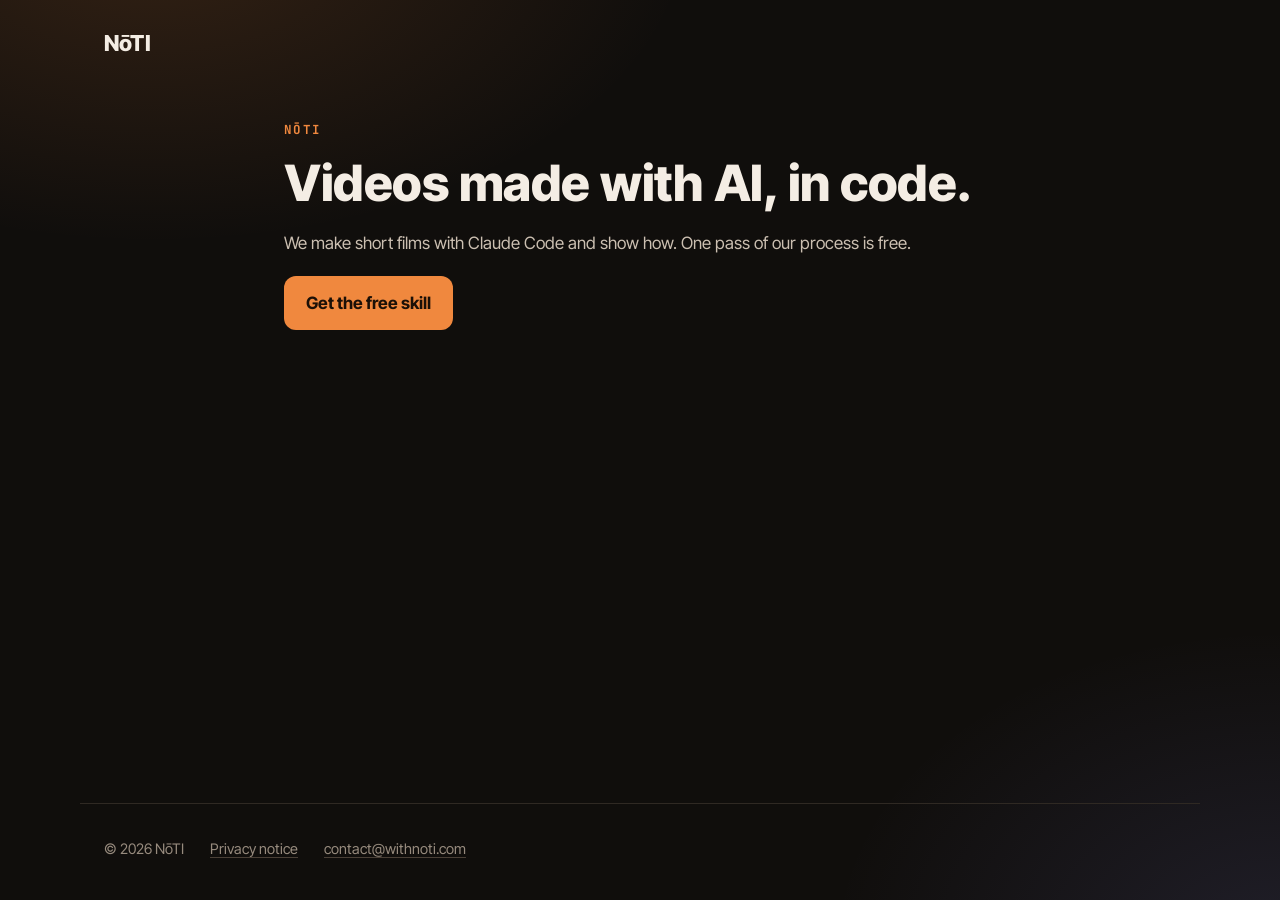
<file: index.html>
<!doctype html>
<html lang="en">
<head>
  <meta charset="utf-8">
  <meta name="viewport" content="width=device-width, initial-scale=1">
  <meta name="color-scheme" content="dark">
  <title>NōTI</title>
  <meta name="description" content="Videos made with AI, in code.">
  
  <link rel="canonical" href="https://withnoti.com/">
  <meta property="og:type" content="website">
  <meta property="og:site_name" content="NōTI">
  <meta property="og:title" content="NōTI">
  <meta property="og:description" content="Videos made with AI, in code.">
  <meta property="og:url" content="https://withnoti.com/">
  <meta property="og:image" content="https://withnoti.com/assets/before-after.jpg">
  <link rel="icon" href="data:image/svg+xml,%3Csvg xmlns='http://www.w3.org/2000/svg' viewBox='0 0 32 32'%3E%3Crect width='32' height='32' rx='7' fill='%23f0883e'/%3E%3Ctext x='16' y='23' font-family='Arial,sans-serif' font-size='20' font-weight='700' text-anchor='middle' fill='%231c1007'%3EN%3C/text%3E%3C/svg%3E">
  <link rel="preload" href="/assets/fonts/inter-tight-latin-wght-normal.woff2" as="font" type="font/woff2" crossorigin>
  <link rel="stylesheet" href="/styles.css">
</head>
<body>
  
  <header class="top">
    <a class="wordmark" href="/" aria-label="NōTI, home">NōTI</a>
  </header>
  <main>
    <section class="sheet">
      <p class="kicker">NōTI</p>
      <h1>Videos made with AI, in code.</h1>
      <div class="doc">
        <p>We make short films with Claude Code and show how. One pass of our process is free.</p>
      </div>
      <p><a class="button" href="/skill/">Get the free skill</a></p>
    </section>

  </main>
  <footer class="foot">
    <span>© 2026 NōTI</span>
    <a href="/privacy/">Privacy notice</a>
    <a href="mailto:contact@withnoti.com">contact@withnoti.com</a>
  </footer>
</body>
</html>
</file>
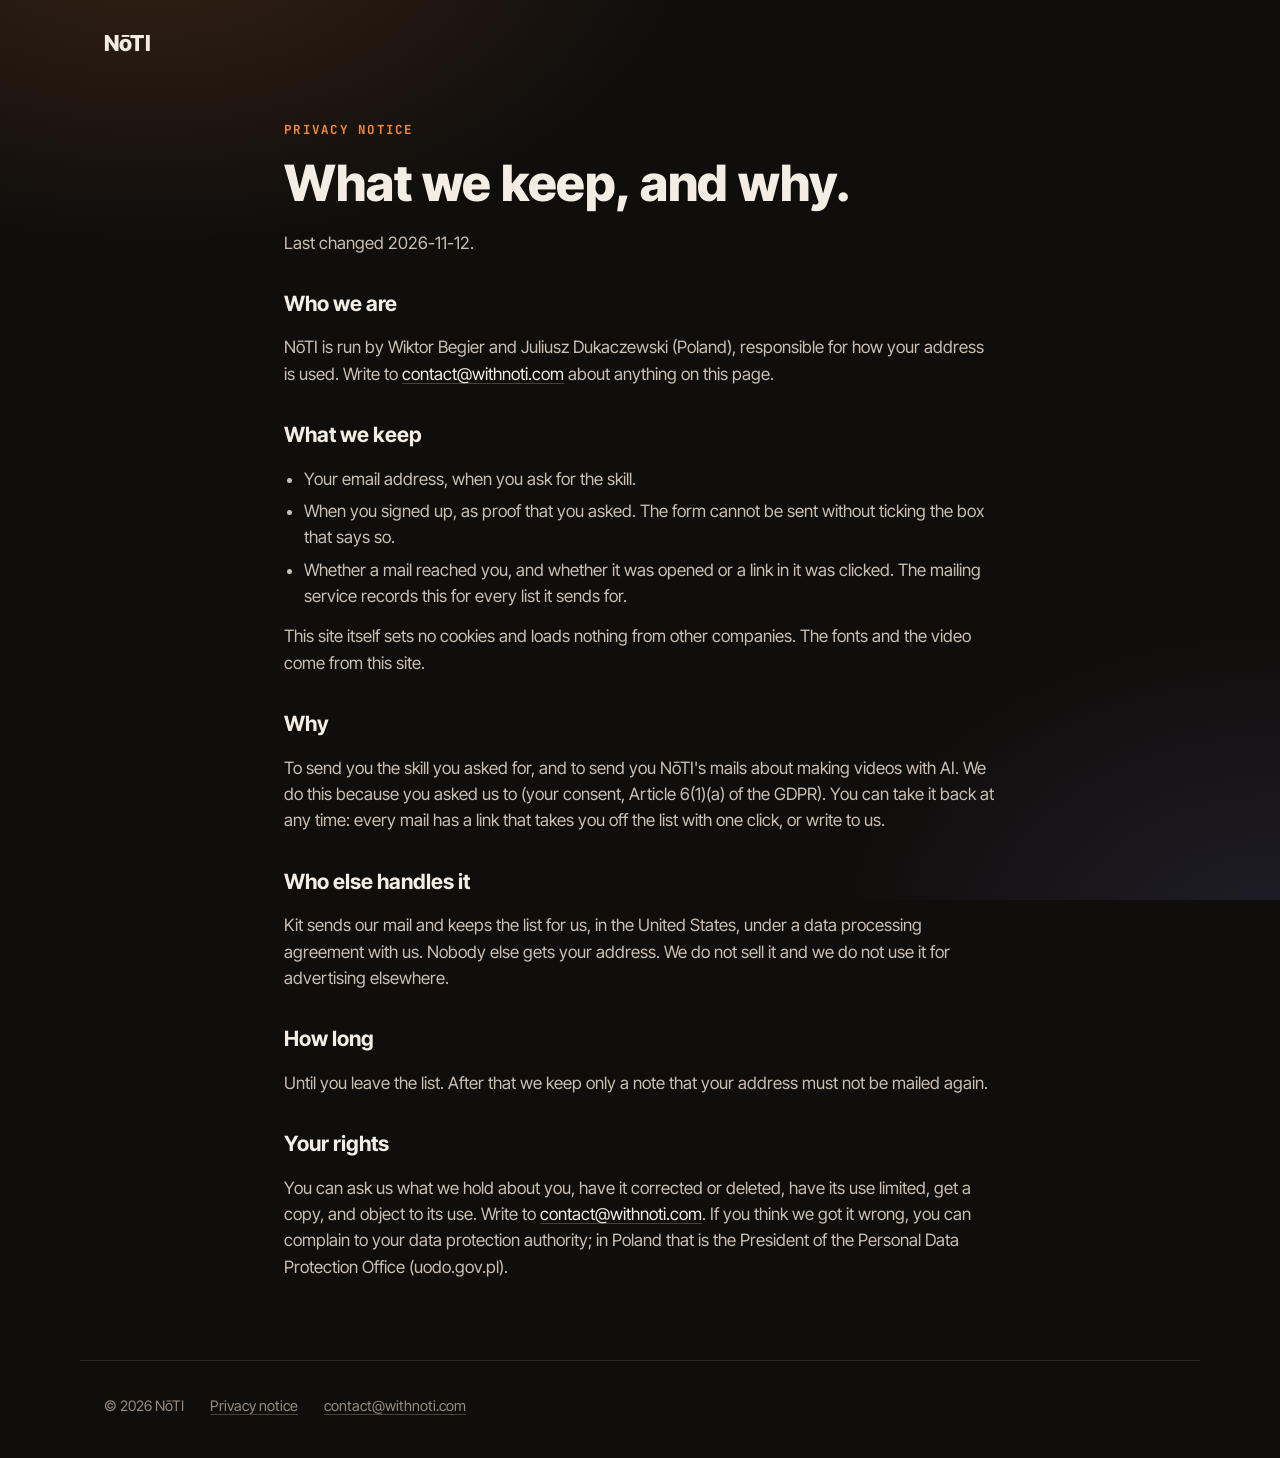
<file: privacy/index.html>
<!doctype html>
<html lang="en">
<head>
  <meta charset="utf-8">
  <meta name="viewport" content="width=device-width, initial-scale=1">
  <meta name="color-scheme" content="dark">
  <title>Privacy notice</title>
  <meta name="description" content="What we keep when you ask for the skill, why, and how to be taken off the list.">
  
  <link rel="canonical" href="https://withnoti.com/privacy/">
  <meta property="og:type" content="website">
  <meta property="og:site_name" content="NōTI">
  <meta property="og:title" content="Privacy notice">
  <meta property="og:description" content="What we keep when you ask for the skill, why, and how to be taken off the list.">
  <meta property="og:url" content="https://withnoti.com/privacy/">
  <meta property="og:image" content="https://withnoti.com/assets/before-after.jpg">
  <link rel="icon" href="data:image/svg+xml,%3Csvg xmlns='http://www.w3.org/2000/svg' viewBox='0 0 32 32'%3E%3Crect width='32' height='32' rx='7' fill='%23f0883e'/%3E%3Ctext x='16' y='23' font-family='Arial,sans-serif' font-size='20' font-weight='700' text-anchor='middle' fill='%231c1007'%3EN%3C/text%3E%3C/svg%3E">
  <link rel="preload" href="/assets/fonts/inter-tight-latin-wght-normal.woff2" as="font" type="font/woff2" crossorigin>
  <link rel="stylesheet" href="/styles.css">
</head>
<body>
  
  <header class="top">
    <a class="wordmark" href="/" aria-label="NōTI, home">NōTI</a>
  </header>
  <main>
    <section class="sheet">
      <p class="kicker">Privacy notice</p>
      <h1>What we keep, and why.</h1>
      <div class="doc">
        <p>Last changed 2026-11-12.</p>

        <h2>Who we are</h2>
        <p>NōTI is run by Wiktor Begier and Juliusz Dukaczewski (Poland), responsible for how your address is used. Write to <a href="mailto:contact@withnoti.com">contact@withnoti.com</a> about anything on this page.</p>
        

        <h2>What we keep</h2>
        <ul>
          <li>Your email address, when you ask for the skill.</li>
          <li>When you signed up, as proof that you asked. The form cannot be sent without ticking the box that says so.</li>
          <li>Whether a mail reached you, and whether it was opened or a link in it was clicked. The mailing service records this for every list it sends for.</li>
        </ul>
        <p>This site itself sets no cookies and loads nothing from other companies. The fonts and the video come from this site.</p>

        <h2>Why</h2>
        <p>To send you the skill you asked for, and to send you NōTI's mails about making videos with AI. We do this because you asked us to (your consent, Article 6(1)(a) of the GDPR). You can take it back at any time: every mail has a link that takes you off the list with one click, or write to us.</p>

        <h2>Who else handles it</h2>
        <p>Kit sends our mail and keeps the list for us, in the United States, under a data processing agreement with us. Nobody else gets your address. We do not sell it and we do not use it for advertising elsewhere.</p>
        

        <h2>How long</h2>
        <p>Until you leave the list. After that we keep only a note that your address must not be mailed again.</p>

        <h2>Your rights</h2>
        <p>You can ask us what we hold about you, have it corrected or deleted, have its use limited, get a copy, and object to its use. Write to <a href="mailto:contact@withnoti.com">contact@withnoti.com</a>. If you think we got it wrong, you can complain to your data protection authority; in Poland that is the President of the Personal Data Protection Office (uodo.gov.pl).</p>
      </div>
    </section>

  </main>
  <footer class="foot">
    <span>© 2026 NōTI</span>
    <a href="/privacy/">Privacy notice</a>
    <a href="mailto:contact@withnoti.com">contact@withnoti.com</a>
  </footer>
</body>
</html>
</file>
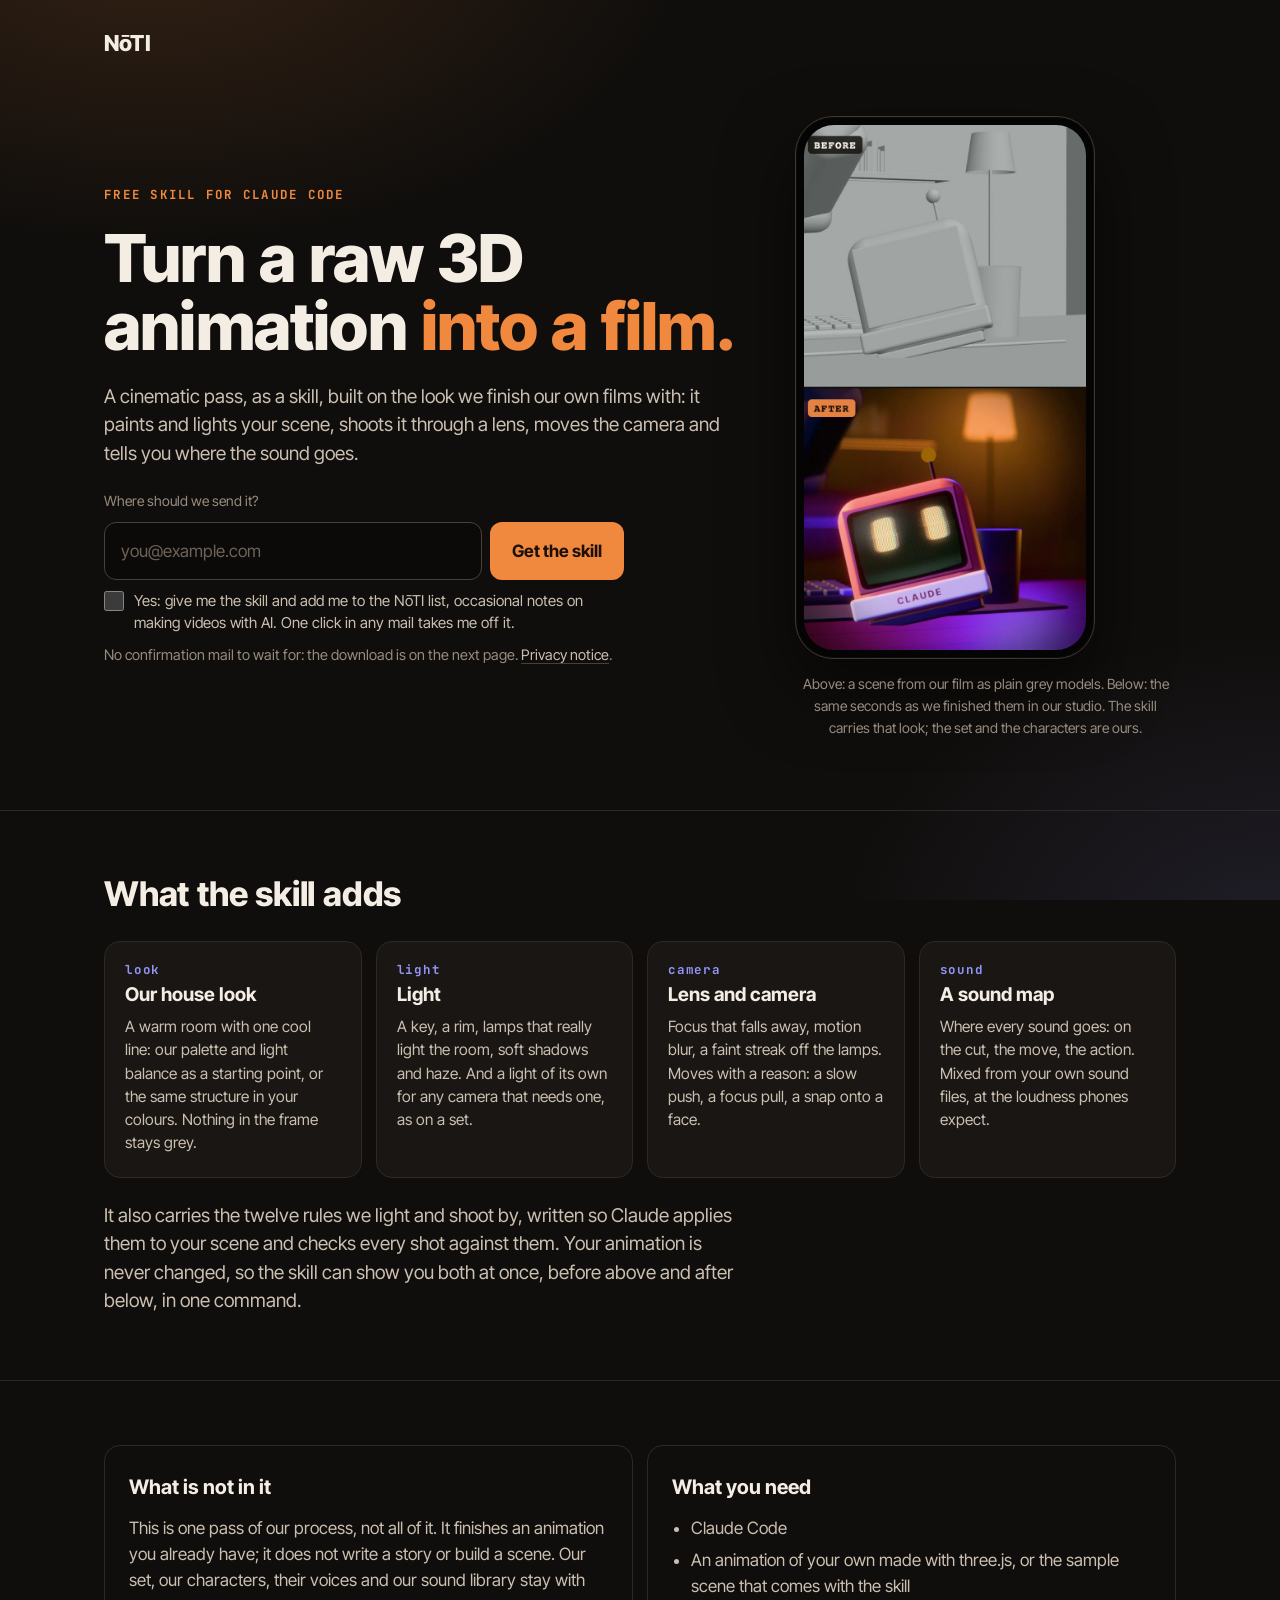
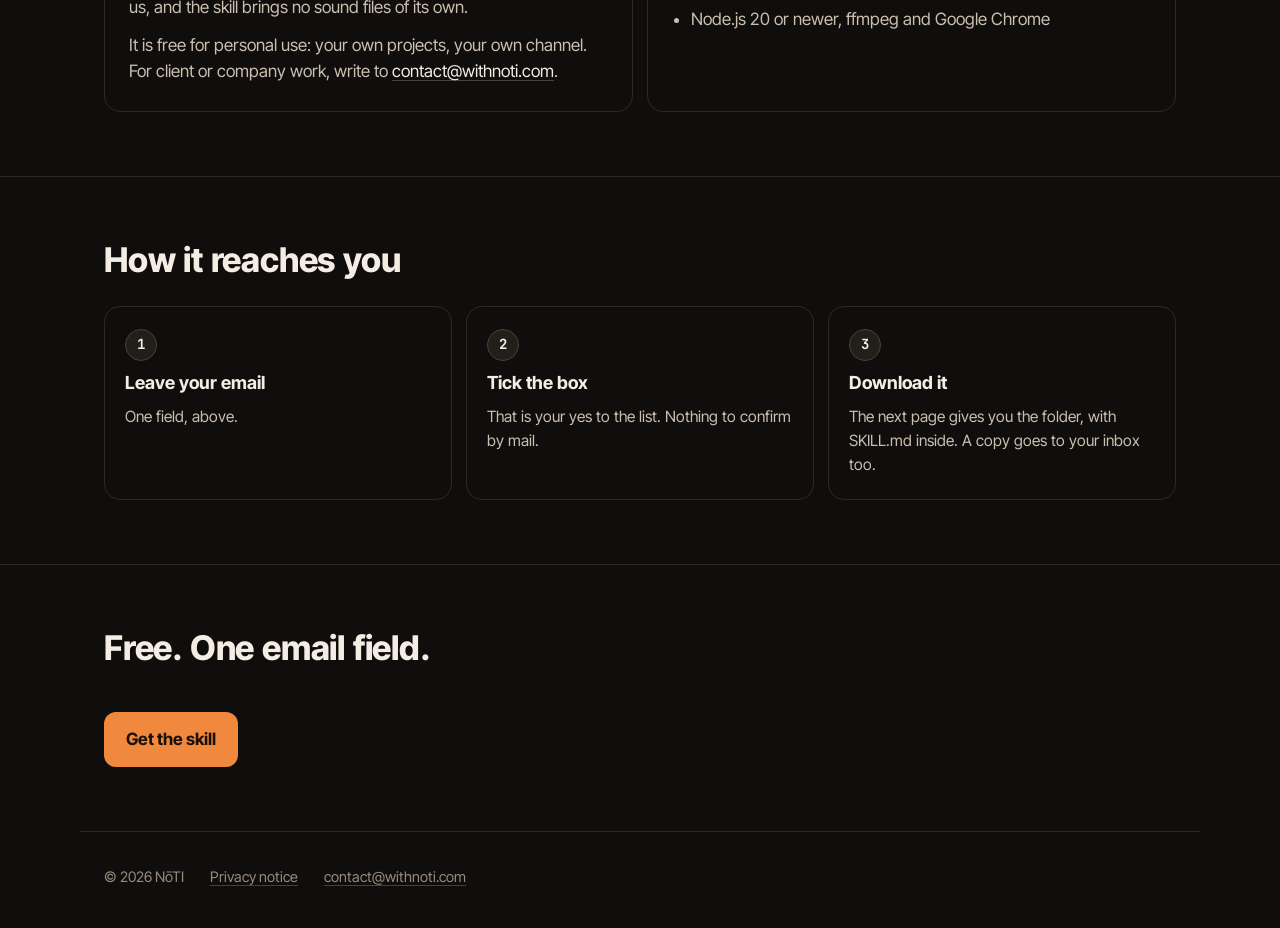
<file: skill/index.html>
<!doctype html>
<html lang="en">
<head>
  <meta charset="utf-8">
  <meta name="viewport" content="width=device-width, initial-scale=1">
  <meta name="color-scheme" content="dark">
  <title>The cinematic pass: a free skill for Claude Code</title>
  <meta name="description" content="Turn a raw 3D animation into a film. The look we finish our own videos with (the light, the lens, the camera moves, the sound rules) as a skill for Claude Code. Free, by email.">
  
  <link rel="canonical" href="https://withnoti.com/skill/">
  <meta property="og:type" content="website">
  <meta property="og:site_name" content="NōTI">
  <meta property="og:title" content="The cinematic pass: a free skill for Claude Code">
  <meta property="og:description" content="Turn a raw 3D animation into a film. The look we finish our own videos with (the light, the lens, the camera moves, the sound rules) as a skill for Claude Code. Free, by email.">
  <meta property="og:url" content="https://withnoti.com/skill/">
  <meta property="og:image" content="https://withnoti.com/assets/before-after.jpg">
  <link rel="icon" href="data:image/svg+xml,%3Csvg xmlns='http://www.w3.org/2000/svg' viewBox='0 0 32 32'%3E%3Crect width='32' height='32' rx='7' fill='%23f0883e'/%3E%3Ctext x='16' y='23' font-family='Arial,sans-serif' font-size='20' font-weight='700' text-anchor='middle' fill='%231c1007'%3EN%3C/text%3E%3C/svg%3E">
  <link rel="preload" href="/assets/fonts/inter-tight-latin-wght-normal.woff2" as="font" type="font/woff2" crossorigin>
  <link rel="stylesheet" href="/styles.css">
</head>
<body>
  
  <header class="top">
    <a class="wordmark" href="/" aria-label="NōTI, home">NōTI</a>
  </header>
  <main>
    <section class="wrap hero">
      <div class="hero-text">
        <p class="kicker">Free skill for Claude Code</p>
        <h1>Turn a raw 3D animation <em>into a film.</em></h1>
        <p class="lede">A cinematic pass, as a skill, built on the look we finish our own films with: it paints and lights your scene, shoots it through a lens, moves the camera and tells you where the sound goes.</p>
        
        <form class="signup" action="https://app.kit.com/forms/10180737/subscriptions" method="post">
          <label for="email">Where should we send it?</label>
          <div class="signup-row">
            <input id="email" name="email_address" type="email" required autocomplete="email" inputmode="email" placeholder="you@example.com">
            <button type="submit">Get the skill</button>
          </div>
          <label class="agree"><input type="checkbox" required><span>Yes: give me the skill and add me to the NōTI list, occasional notes on making videos with AI. One click in any mail takes me off it.</span></label>
          <p class="consent">No confirmation mail to wait for: the download is on the next page. <a href="/privacy/">Privacy notice</a>.</p>
        </form>
        
        
      </div>
      <div>
        <div class="phone">
          <video autoplay muted loop playsinline preload="metadata" poster="/assets/before-after.jpg" aria-label="Before and after. Above, a scene from our film as plain grey models with a still camera. Below, the same seconds, finished.">
            <source src="/assets/before-after.mp4" type="video/mp4">
          </video>
          <img class="still" src="/assets/before-after.jpg" alt="Before and after. Above, a scene from our film as plain grey models. Below, the same moment of the finished film.">
        </div>
        <p class="phone-note">Above: a scene from our film as plain grey models. Below: the same seconds as we finished them in our studio. The skill carries that look; the set and the characters are ours.</p>
      </div>
    </section>

    <section class="band">
      <div class="wrap">
        <h2>What the skill adds</h2>
        <div class="cards">
          <div class="card"><span class="tag">look</span><h3>Our house look</h3><p>A warm room with one cool line: our palette and light balance as a starting point, or the same structure in your colours. Nothing in the frame stays grey.</p></div>
          <div class="card"><span class="tag">light</span><h3>Light</h3><p>A key, a rim, lamps that really light the room, soft shadows and haze. And a light of its own for any camera that needs one, as on a set.</p></div>
          <div class="card"><span class="tag">camera</span><h3>Lens and camera</h3><p>Focus that falls away, motion blur, a faint streak off the lamps. Moves with a reason: a slow push, a focus pull, a snap onto a face.</p></div>
          <div class="card"><span class="tag">sound</span><h3>A sound map</h3><p>Where every sound goes: on the cut, the move, the action. Mixed from your own sound files, at the loudness phones expect.</p></div>
        </div>
        <p class="lede" style="margin-top:24px">It also carries the twelve rules we light and shoot by, written so Claude applies them to your scene and checks every shot against them. Your animation is never changed, so the skill can show you both at once, before above and after below, in one command.</p>
      </div>
    </section>

    <section class="band">
      <div class="wrap split">
        <div class="plain">
          <h3>What is not in it</h3>
          <p>This is one pass of our process, not all of it. It finishes an animation you already have; it does not write a story or build a scene. Our set, our characters, their voices and our sound library stay with us, and the skill brings no sound files of its own.</p>
          <p>It is free for personal use: your own projects, your own channel. For client or company work, write to <a href="mailto:contact@withnoti.com">contact@withnoti.com</a>.</p>
        </div>
        <div class="plain">
          <h3>What you need</h3>
          <ul>
            <li>Claude Code</li>
            <li>An animation of your own made with three.js, or the sample scene that comes with the skill</li>
            <li>Node.js 20 or newer, ffmpeg and Google Chrome</li>
          </ul>
        </div>
      </div>
    </section>

    <section class="band">
      <div class="wrap">
        <h2>How it reaches you</h2>
        <ol class="steps">
          <li><strong>Leave your email</strong>One field, above.</li>
          <li><strong>Tick the box</strong>That is your yes to the list. Nothing to confirm by mail.</li>
          <li><strong>Download it</strong>The next page gives you the folder, with SKILL.md inside. A copy goes to your inbox too.</li>
        </ol>
      </div>
    </section>

    <section class="band">
      <div class="wrap again">
        <h2>Free. One email field.</h2>
        <a class="button" href="#email">Get the skill</a>
      </div>
    </section>

  </main>
  <footer class="foot">
    <span>© 2026 NōTI</span>
    <a href="/privacy/">Privacy notice</a>
    <a href="mailto:contact@withnoti.com">contact@withnoti.com</a>
  </footer>
</body>
</html>
</file>
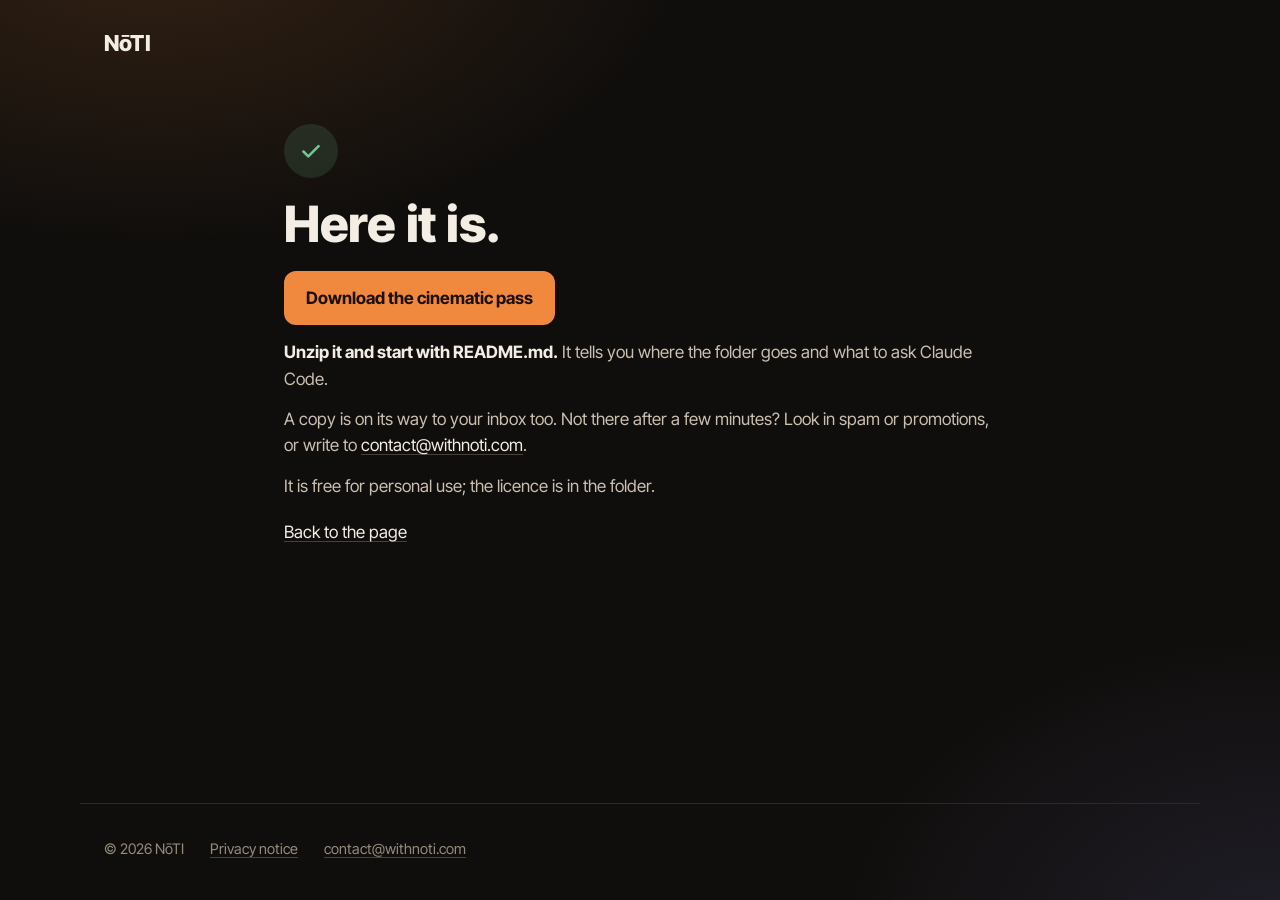
<file: skill/thanks/index.html>
<!doctype html>
<html lang="en">
<head>
  <meta charset="utf-8">
  <meta name="viewport" content="width=device-width, initial-scale=1">
  <meta name="color-scheme" content="dark">
  <title>Here is the skill</title>
  <meta name="description" content="Download the cinematic pass.">
  <meta name="robots" content="noindex, nofollow">
  <link rel="canonical" href="https://withnoti.com/skill/thanks/">
  <meta property="og:type" content="website">
  <meta property="og:site_name" content="NōTI">
  <meta property="og:title" content="Here is the skill">
  <meta property="og:description" content="Download the cinematic pass.">
  <meta property="og:url" content="https://withnoti.com/skill/thanks/">
  <meta property="og:image" content="https://withnoti.com/assets/before-after.jpg">
  <link rel="icon" href="data:image/svg+xml,%3Csvg xmlns='http://www.w3.org/2000/svg' viewBox='0 0 32 32'%3E%3Crect width='32' height='32' rx='7' fill='%23f0883e'/%3E%3Ctext x='16' y='23' font-family='Arial,sans-serif' font-size='20' font-weight='700' text-anchor='middle' fill='%231c1007'%3EN%3C/text%3E%3C/svg%3E">
  <link rel="preload" href="/assets/fonts/inter-tight-latin-wght-normal.woff2" as="font" type="font/woff2" crossorigin>
  <link rel="stylesheet" href="/styles.css">
</head>
<body>
  
  <header class="top">
    <a class="wordmark" href="/" aria-label="NōTI, home">NōTI</a>
  </header>
  <main>
    <section class="sheet">
      <span class="check" aria-hidden="true"><svg width="26" height="26" viewBox="0 0 24 24" fill="none" stroke="currentColor" stroke-width="2.4" stroke-linecap="round" stroke-linejoin="round"><path d="m5 12.5 4.5 4.5L19 7.5"/></svg></span>
      <h1>Here it is.</h1>
      <div class="doc">
        <p><a class="button" href="/skill/cinematic-pass.zip" download>Download the cinematic pass</a></p>
        <p><strong>Unzip it and start with README.md.</strong> It tells you where the folder goes and what to ask Claude Code.</p>
        <p>A copy is on its way to your inbox too. Not there after a few minutes? Look in spam or promotions, or write to <a href="mailto:contact@withnoti.com">contact@withnoti.com</a>.</p>
        <p>It is free for personal use; the licence is in the folder.</p>
      </div>
      <p><a href="/skill/">Back to the page</a></p>
    </section>

  </main>
  <footer class="foot">
    <span>© 2026 NōTI</span>
    <a href="/privacy/">Privacy notice</a>
    <a href="mailto:contact@withnoti.com">contact@withnoti.com</a>
  </footer>
</body>
</html>
</file>
<file: styles.css>
/* withnoti.com. The brand's room: dark and warm, orange for the one thing to do,
   indigo as the second light. No scripts, no outside requests: fonts and the
   video are served from this site. */

@font-face {
  font-family: "Inter Tight";
  font-style: normal;
  font-weight: 100 900;
  font-display: swap;
  src: url("/assets/fonts/inter-tight-latin-ext-wght-normal.woff2") format("woff2-variations");
  unicode-range: U+0100-02AF, U+0304, U+0308, U+0329, U+1E00-1E9F, U+1EF2-1EFF, U+2020, U+20A0-20AB, U+20AD-20C0, U+2113, U+2C60-2C7F, U+A720-A7FF;
}
@font-face {
  font-family: "Inter Tight";
  font-style: normal;
  font-weight: 100 900;
  font-display: swap;
  src: url("/assets/fonts/inter-tight-latin-wght-normal.woff2") format("woff2-variations");
  unicode-range: U+0000-00FF, U+0131, U+0152-0153, U+02BB-02BC, U+02C6, U+02DA, U+02DC, U+0304, U+0308, U+0329, U+2000-206F, U+2074, U+20AC, U+2122, U+2191, U+2193, U+2212, U+2215, U+FEFF, U+FFFD;
}
@font-face {
  font-family: "JetBrains Mono";
  font-style: normal;
  font-weight: 700;
  font-display: swap;
  src: url("/assets/fonts/jetbrains-mono-latin-700-normal.woff2") format("woff2");
}

:root {
  --bg: #100e0c;
  --panel: #191613;
  --raised: #221e1a;
  --line: #2f2923;
  --line-strong: #4a4037;
  --ink: #f4ede4;
  --ink-2: #cbbfb1;
  --ink-3: #978b7e;
  --orange: #f0883e;
  --orange-ink: #1c1007;
  --indigo: #9394f7;
  --good: #72c595;
  --sans: "Inter Tight", ui-sans-serif, -apple-system, BlinkMacSystemFont, "Segoe UI", Roboto, sans-serif;
  --mono: "JetBrains Mono", ui-monospace, "SF Mono", Menlo, Consolas, monospace;
  color-scheme: dark;
}

* { box-sizing: border-box; }
html { -webkit-text-size-adjust: 100%; }
body {
  margin: 0;
  min-height: 100vh;
  display: flex;
  flex-direction: column;
  background:
    radial-gradient(60vw 50vh at 12% -8%, rgba(240, 136, 62, 0.16), transparent 70%),
    radial-gradient(50vw 50vh at 100% 105%, rgba(147, 148, 247, 0.12), transparent 70%),
    var(--bg);
  background-attachment: fixed;
  color: var(--ink);
  font: 17px/1.55 var(--sans);
  -webkit-font-smoothing: antialiased;
}
h1, h2, h3, p, ul, ol, dl { margin: 0; }
a { color: var(--ink); text-underline-offset: 3px; text-decoration-color: var(--line-strong); }
a:hover { text-decoration-color: var(--orange); }
:focus-visible { outline: 2px solid var(--indigo); outline-offset: 3px; border-radius: 4px; }
main { flex: 1; width: 100%; }

.ribbon { padding: 8px 20px; background: #3a2a14; border-bottom: 1px solid #6b4a1f; color: #f3d19a; font-size: 14px; text-align: center; }
.top { width: min(1120px, 100%); margin: 0 auto; padding: 26px 24px 0; }
.wordmark { font-weight: 800; font-size: 22px; letter-spacing: 0.01em; text-decoration: none; }
.foot { width: min(1120px, 100%); margin: 0 auto; padding: 34px 24px 40px; display: flex; flex-wrap: wrap; gap: 8px 26px; color: var(--ink-3); font-size: 14.5px; border-top: 1px solid var(--line); }
.foot a { color: var(--ink-3); }
.foot a:hover { color: var(--ink); }

.wrap { width: min(1120px, 100%); margin: 0 auto; padding: 0 24px; }
.kicker { font: 700 12.5px/1 var(--mono); letter-spacing: 0.1em; text-transform: uppercase; color: var(--orange); }
.lede { color: var(--ink-2); font-size: 19px; line-height: 1.5; max-width: 34em; }

/* ---- the offer ---- */
.hero { display: grid; grid-template-columns: minmax(0, 1.25fr) minmax(0, 0.75fr); gap: 56px; align-items: center; padding-top: 56px; padding-bottom: 72px; }
.hero-text { display: grid; gap: 22px; }
.hero h1 { font-size: clamp(38px, 5.4vw, 66px); line-height: 1.04; letter-spacing: -0.012em; word-spacing: 0.04em; font-weight: 800; text-wrap: balance; }
.hero h1 em { font-style: normal; color: var(--orange); }

.signup { display: grid; gap: 10px; max-width: 520px; }
.signup label { font-size: 14px; color: var(--ink-3); }
.signup-row { display: flex; gap: 8px; }
.signup input[type="email"] { flex: 1; min-width: 0; padding: 15px 16px; border-radius: 12px; border: 1px solid var(--line-strong); background: #0c0a09; color: var(--ink); font: inherit; }
.signup input[type="email"]::placeholder { color: #6d6358; }
.signup input[type="email"]:hover { border-color: #6a5c50; }
.signup button { padding: 15px 22px; border: 0; border-radius: 12px; background: var(--orange); color: var(--orange-ink); font: 700 17px/1 var(--sans); white-space: nowrap; cursor: pointer; }
.signup button:hover { background: #f59a57; }
.signup fieldset { margin: 0; padding: 0; border: 0; min-width: 0; display: grid; gap: 10px; }
.signup fieldset:disabled input, .signup fieldset:disabled button { opacity: 0.5; cursor: not-allowed; }
.signup .agree { display: flex; gap: 10px; align-items: flex-start; color: var(--ink-2); font-size: 15px; line-height: 1.45; cursor: pointer; }
.signup .agree input { flex: none; width: 20px; height: 20px; margin: 1px 0 0; accent-color: var(--orange); }
.consent { color: var(--ink-3); font-size: 14.5px; line-height: 1.5; }
.consent a { color: var(--ink-2); }
.closed { padding: 10px 14px; border: 1px dashed #6b4a1f; border-radius: 10px; color: #f3d19a; font-size: 14.5px; }

/* ---- the proof: the sample scene, on a phone ---- */
.phone { justify-self: center; width: min(300px, 78vw); aspect-ratio: 9 / 16.3; padding: 8px; border-radius: 38px; background: #050404; border: 1px solid #40372f; box-shadow: 0 30px 70px rgba(0, 0, 0, 0.55), 0 0 0 1px rgba(255, 255, 255, 0.03) inset; }
.phone video, .phone img { display: block; width: 100%; height: 100%; object-fit: cover; border-radius: 30px; background: #000; }
.phone-note { margin-top: 14px; text-align: center; color: var(--ink-3); font-size: 14px; }

/* ---- what is in it ---- */
.band { border-top: 1px solid var(--line); padding: 64px 0; }
.band h2 { font-size: clamp(26px, 3vw, 34px); line-height: 1.1; letter-spacing: -0.006em; word-spacing: 0.03em; font-weight: 750; margin-bottom: 28px; text-wrap: balance; }
.cards { display: grid; grid-template-columns: repeat(4, minmax(0, 1fr)); gap: 14px; }
.card { padding: 22px 20px; border: 1px solid var(--line); border-radius: 16px; background: var(--panel); display: grid; gap: 8px; align-content: start; }
.card .tag { font: 700 12.5px/1 var(--mono); letter-spacing: 0.06em; color: var(--indigo); }
.card h3 { font-size: 19px; line-height: 1.2; font-weight: 700; }
.card p { color: var(--ink-2); font-size: 15.5px; line-height: 1.5; }
.split { display: grid; grid-template-columns: repeat(2, minmax(0, 1fr)); gap: 14px; }
.plain { padding: 26px 24px; border: 1px solid var(--line); border-radius: 16px; display: grid; gap: 12px; align-content: start; }
.plain h3 { font-size: 20px; font-weight: 700; }
.plain p { color: var(--ink-2); }
.plain ul { padding-left: 1.1em; color: var(--ink-2); display: grid; gap: 6px; }
.plain code, .doc code { font: 700 0.86em var(--mono); color: var(--ink); }
.steps { counter-reset: step; list-style: none; padding: 0; display: grid; grid-template-columns: repeat(3, minmax(0, 1fr)); gap: 14px; }
.steps li { counter-increment: step; padding: 22px 20px; border: 1px solid var(--line); border-radius: 16px; display: grid; gap: 8px; align-content: start; color: var(--ink-2); font-size: 15.5px; }
.steps li::before { content: counter(step); width: 30px; height: 30px; border-radius: 50%; background: var(--raised); border: 1px solid var(--line-strong); color: var(--ink); font: 700 14px/28px var(--mono); text-align: center; }
.steps strong { color: var(--ink); font-size: 18px; }
.again { display: grid; justify-items: start; gap: 18px; }

/* ---- plain pages: thank you, privacy, home, not found ---- */
.sheet { width: min(760px, 100%); margin: 0 auto; padding: 64px 24px 80px; display: grid; gap: 20px; }
.sheet h1 { font-size: clamp(32px, 4.6vw, 50px); line-height: 1.06; letter-spacing: -0.01em; word-spacing: 0.04em; font-weight: 800; text-wrap: balance; }
.doc { display: grid; gap: 14px; color: var(--ink-2); }
.doc h2 { margin-top: 18px; font-size: 21px; color: var(--ink); font-weight: 700; }
.doc ul { padding-left: 1.2em; display: grid; gap: 6px; }
.doc strong { color: var(--ink); }
.button { display: inline-block; padding: 14px 22px; border-radius: 12px; background: var(--orange); color: var(--orange-ink); font-weight: 700; text-decoration: none; }
.button:hover { background: #f59a57; }
.check { width: 54px; height: 54px; border-radius: 50%; background: rgba(114, 197, 149, 0.14); color: var(--good); display: grid; place-items: center; }

@media (max-width: 920px) {
  .hero { grid-template-columns: minmax(0, 1fr); gap: 40px; padding-top: 36px; padding-bottom: 52px; }
  .cards { grid-template-columns: repeat(2, minmax(0, 1fr)); }
  .steps { grid-template-columns: minmax(0, 1fr); }
  .split { grid-template-columns: minmax(0, 1fr); }
  .band { padding: 48px 0; }
}
@media (max-width: 560px) {
  body { font-size: 16.5px; }
  .top { padding: 20px 18px 0; }
  .wrap, .sheet, .foot { padding-left: 18px; padding-right: 18px; }
  .signup-row { flex-direction: column; }
  .signup button { padding: 16px 22px; }
  .cards { grid-template-columns: minmax(0, 1fr); }
  .lede { font-size: 17.5px; }
}
.phone .still { display: none; }
@media (prefers-reduced-motion: reduce) {
  .phone video { display: none; }
  .phone .still { display: block; }
}
</file>
